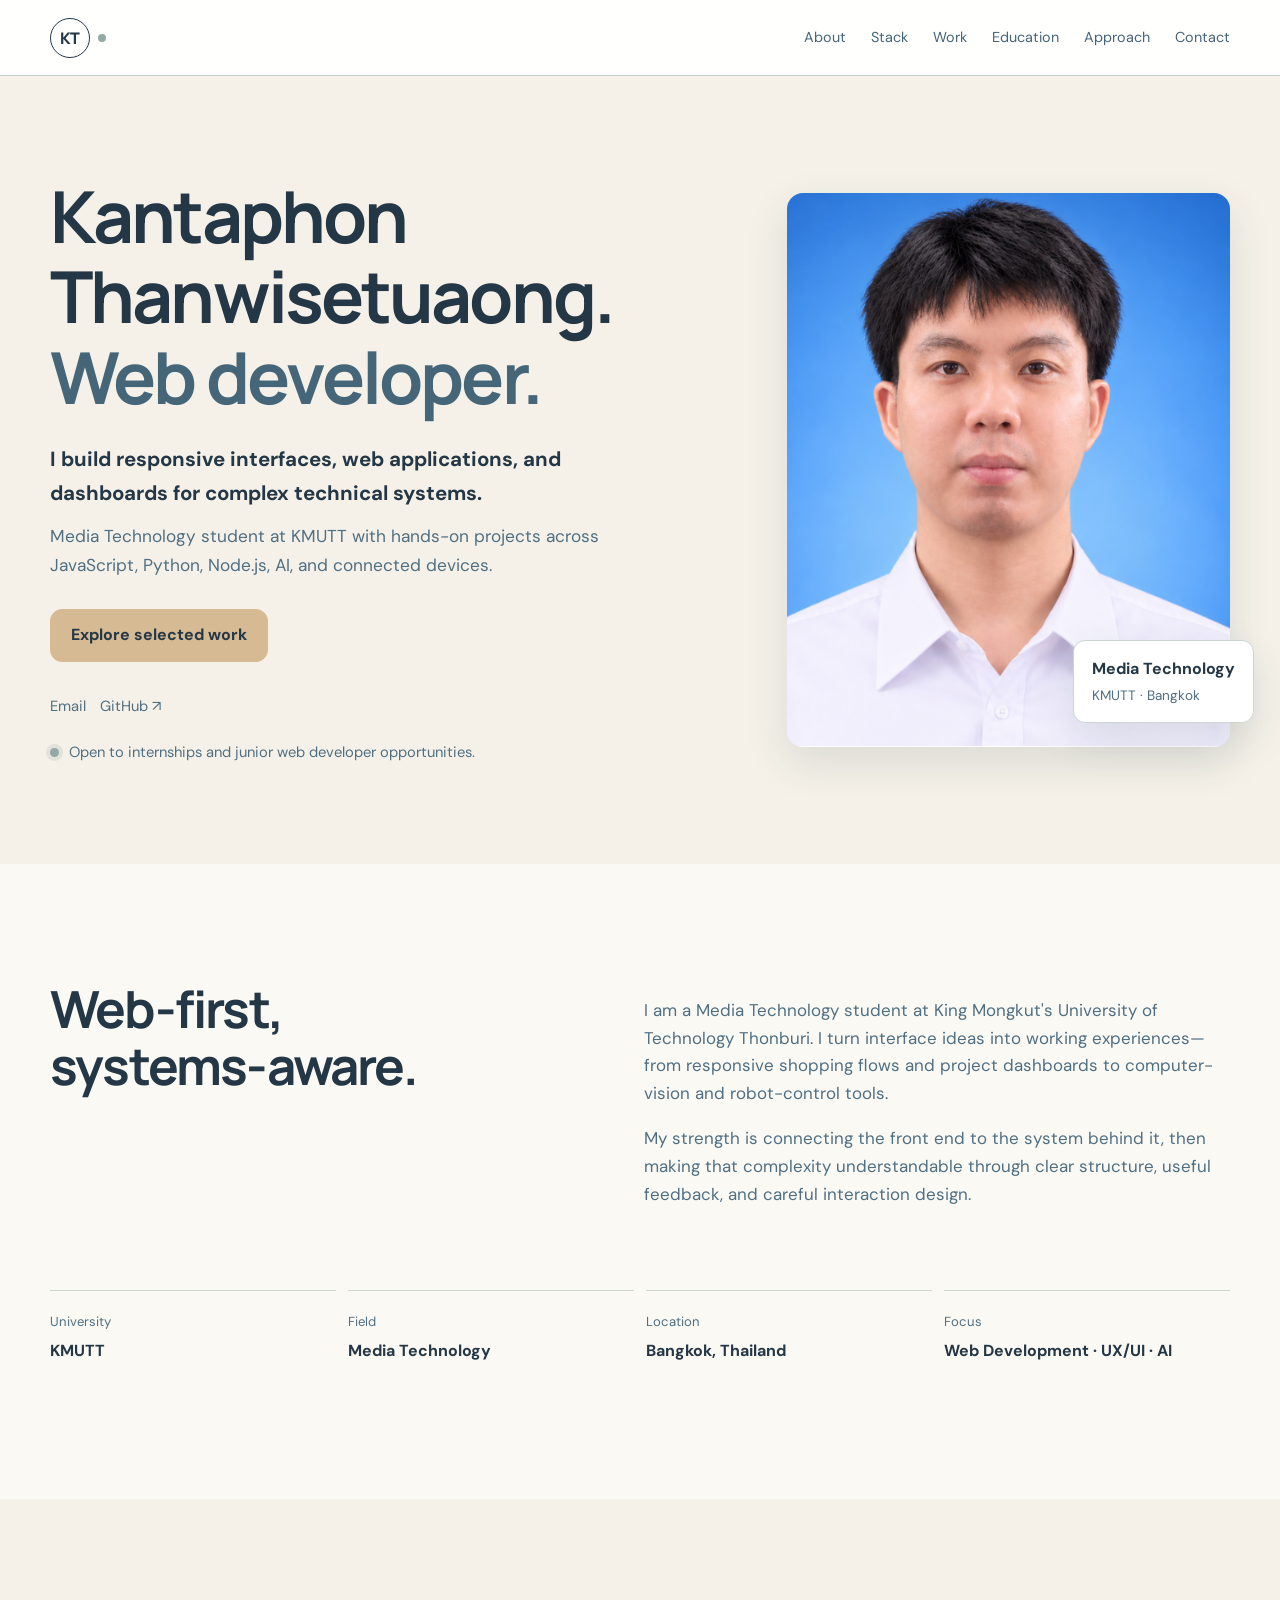
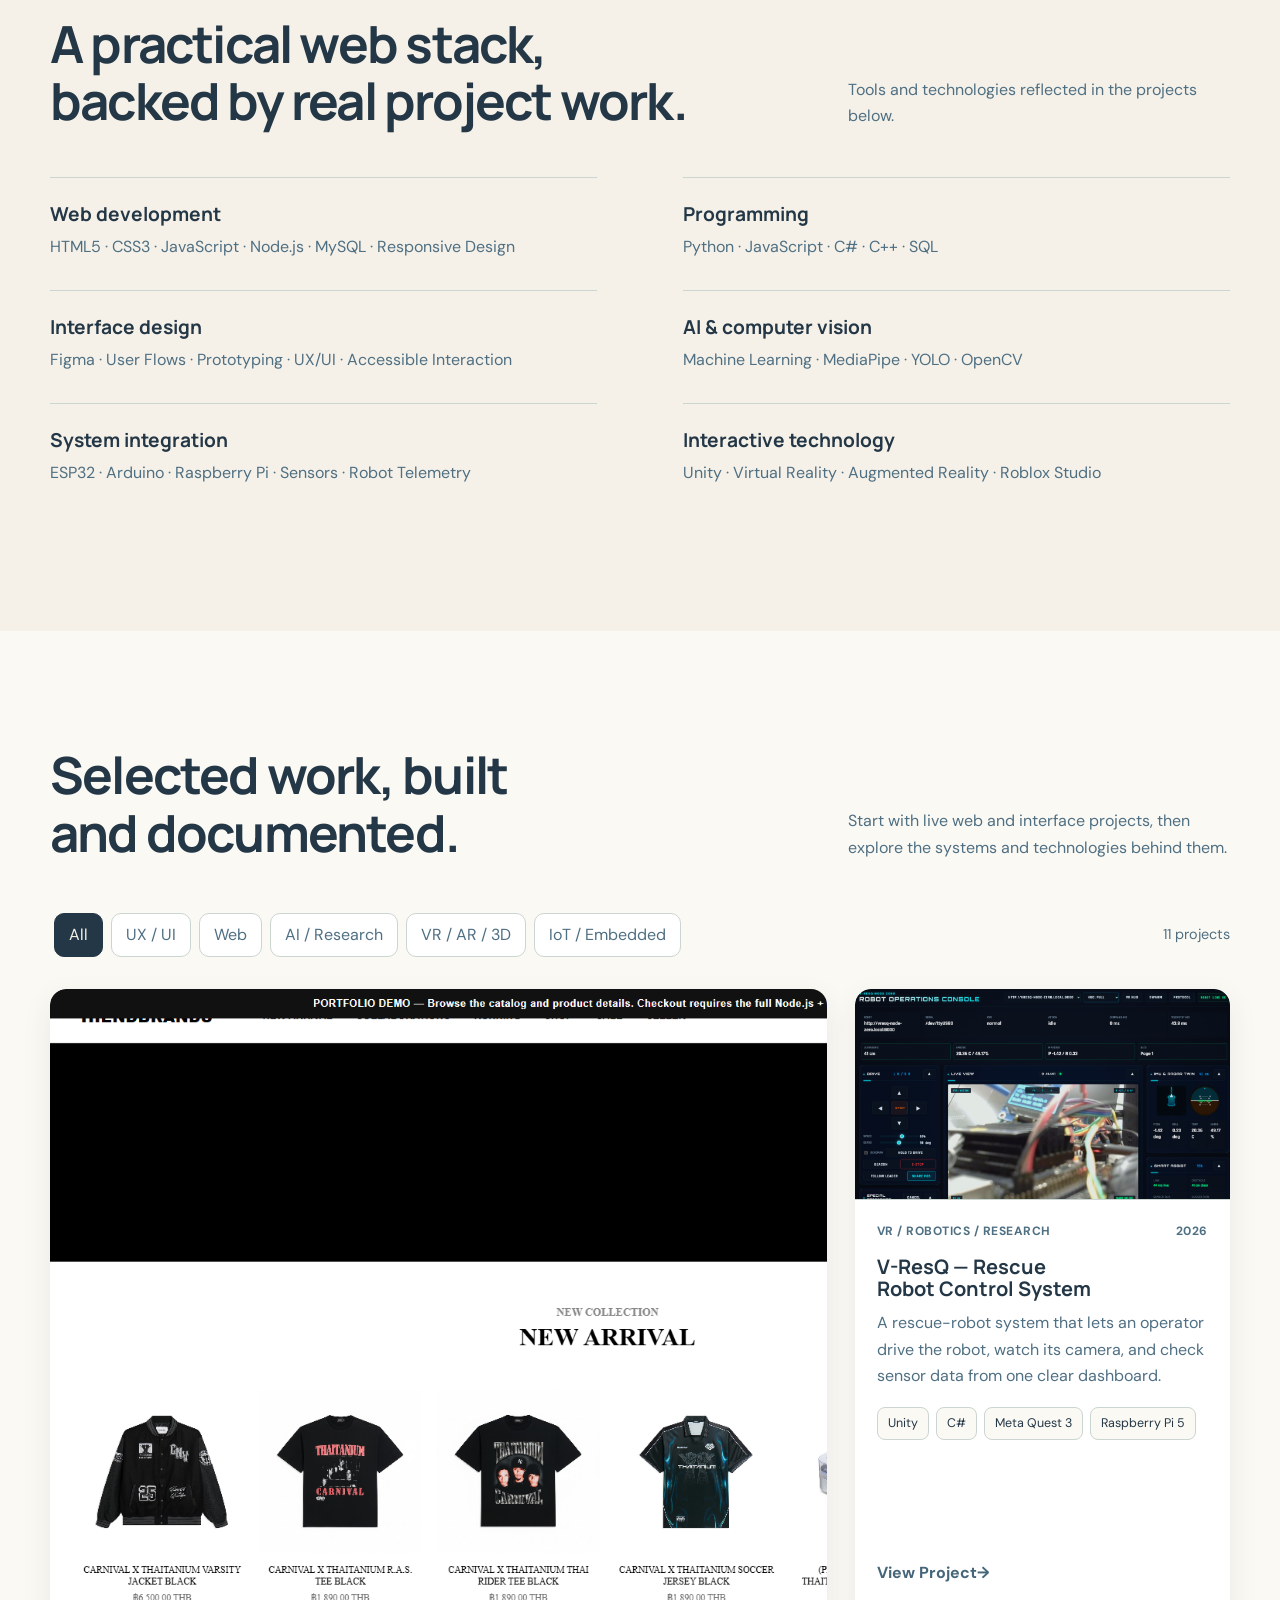
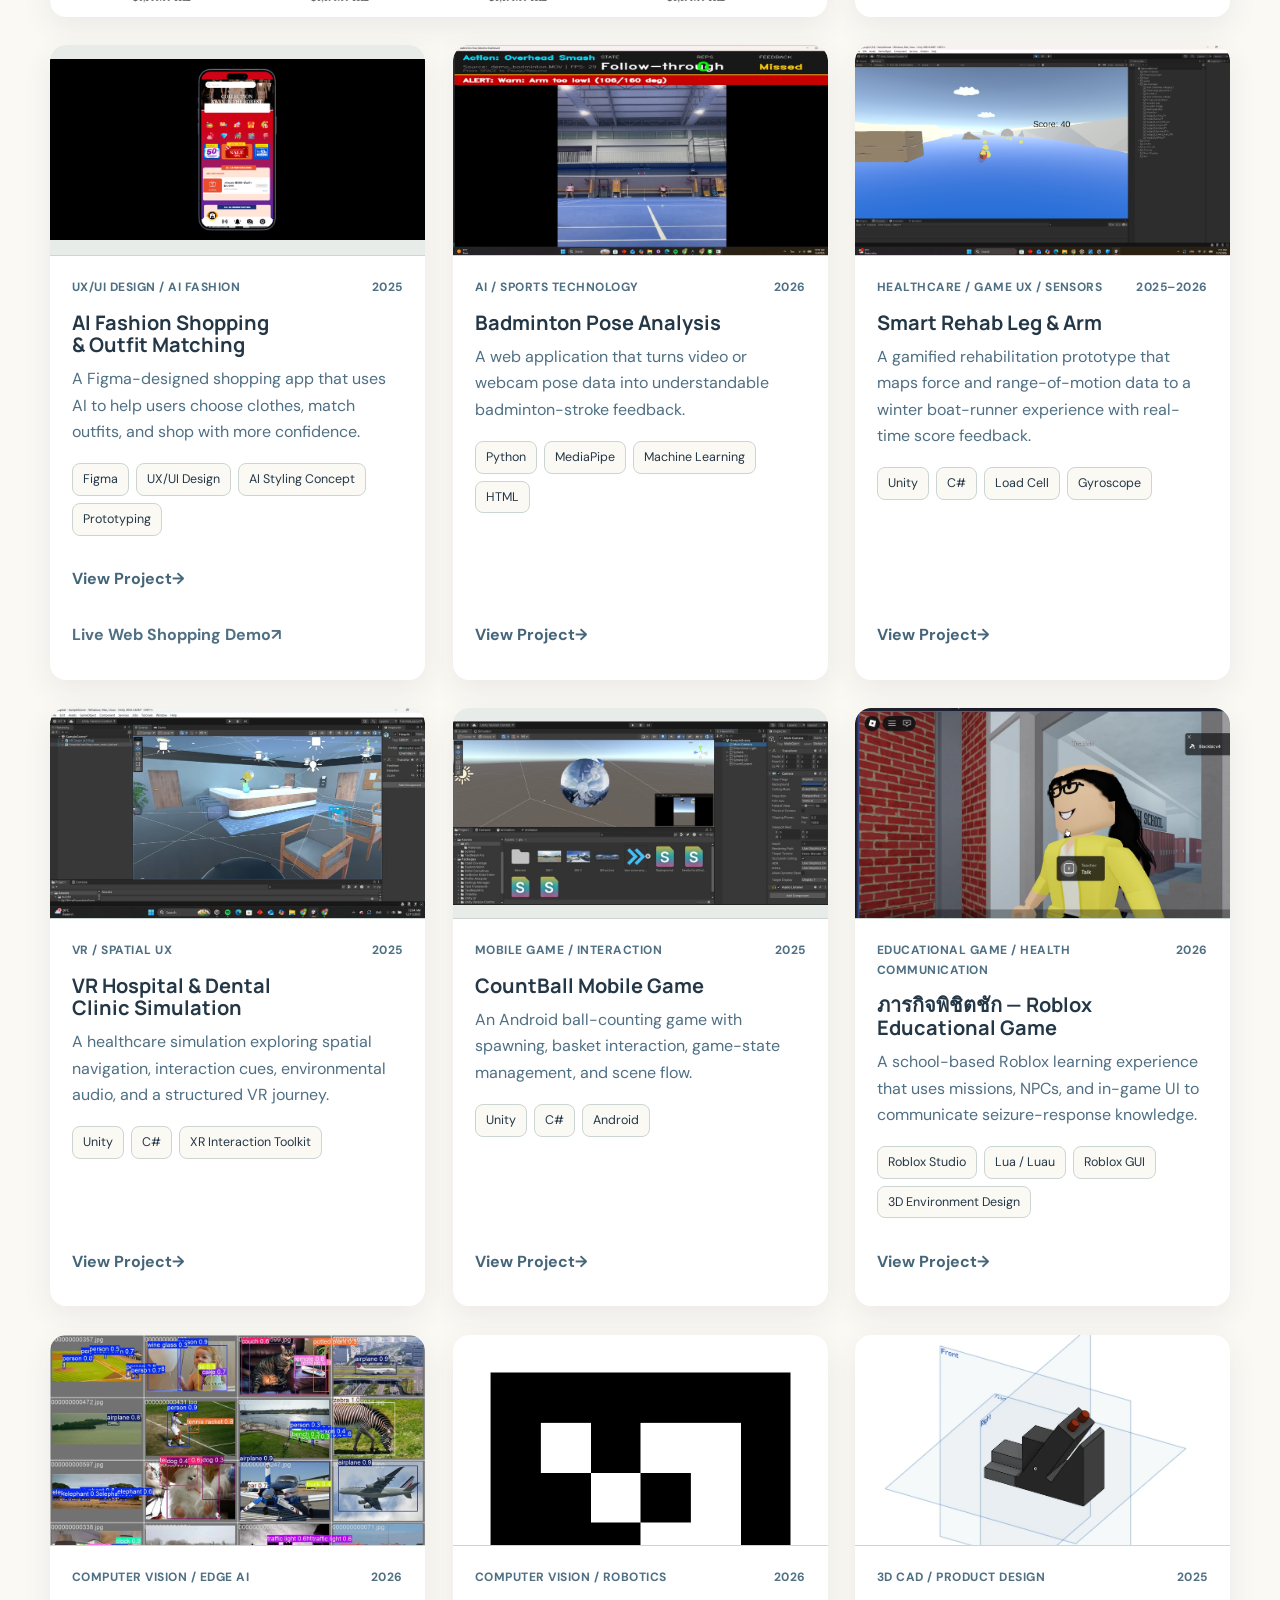
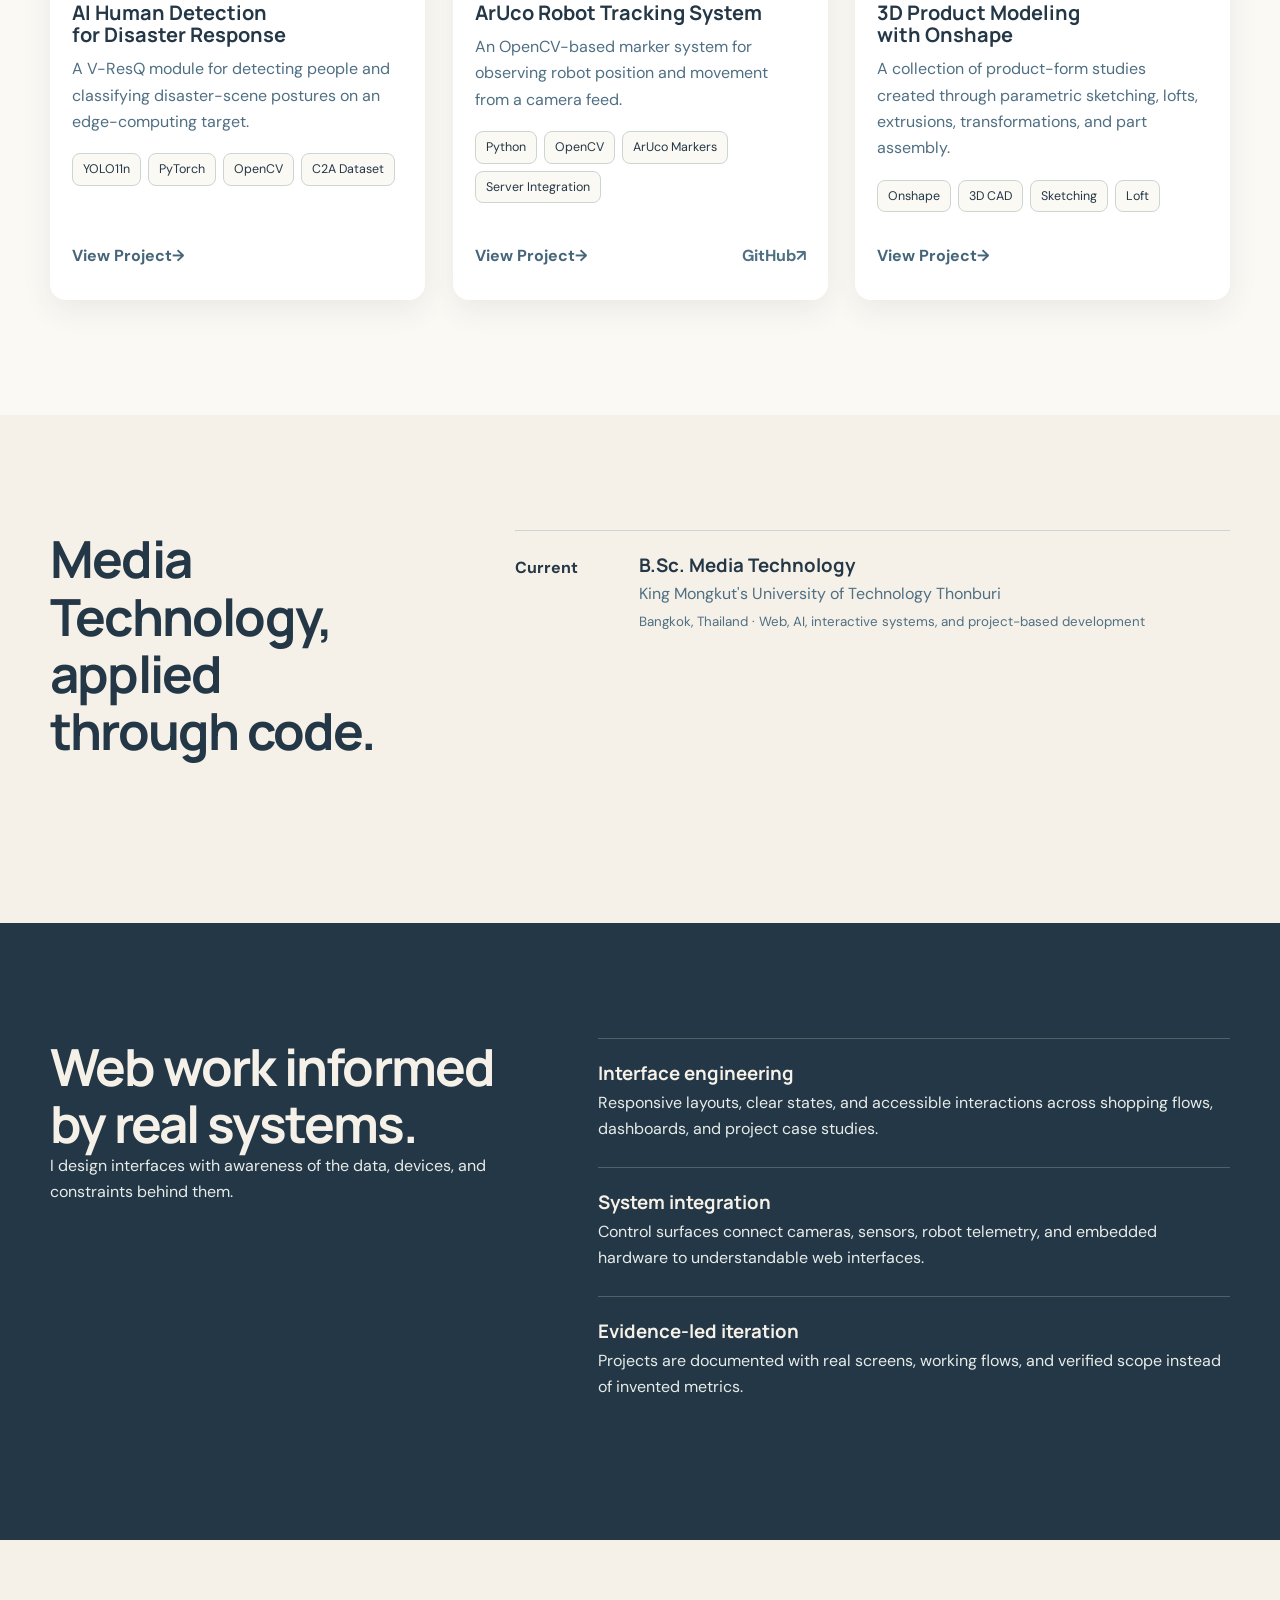
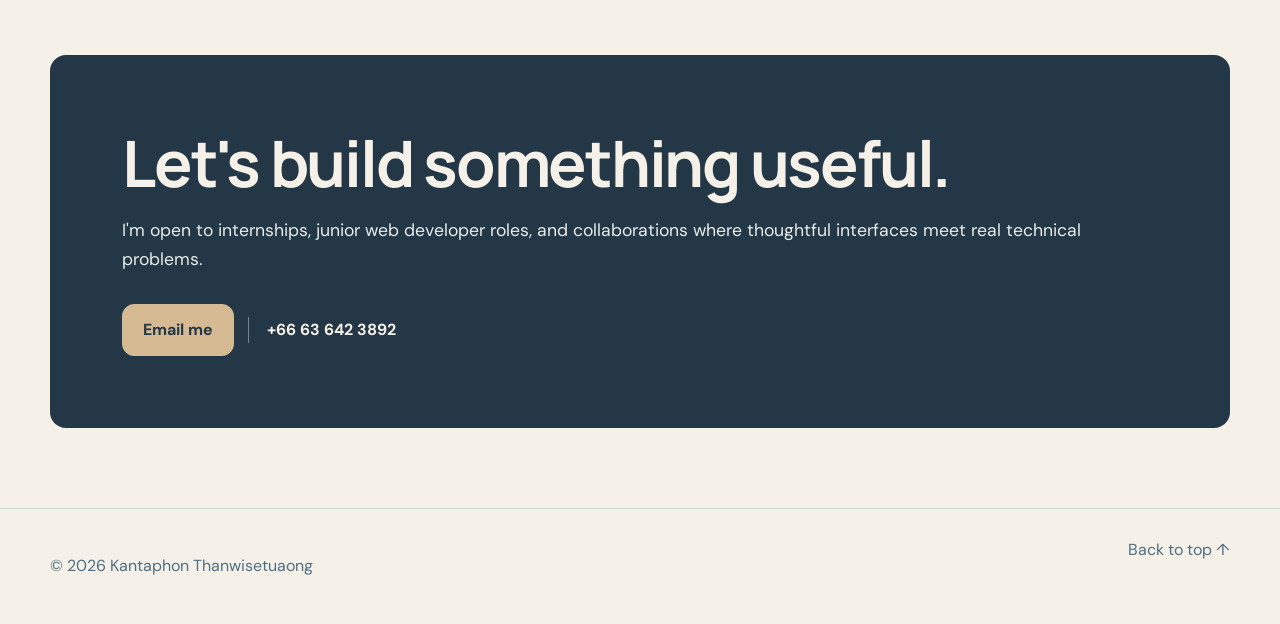
<file: index.html>
<!doctype html>
<html lang="en">
<head>
  <meta charset="utf-8">
  <meta name="viewport" content="width=device-width, initial-scale=1">
  <meta name="description" content="Web developer portfolio of Kantaphon Thanwisetuaong — responsive interfaces, web applications, dashboards, AI, and connected-system projects.">
  <meta name="theme-color" content="#f5f1e8">
  <meta property="og:title" content="Kantaphon Thanwisetuaong — Web Developer Portfolio">
  <meta property="og:description" content="Selected web interfaces, applications, dashboards, and technical projects built by Kantaphon Thanwisetuaong.">
  <meta property="og:type" content="website">
  <meta property="og:image" content="assets/images/profile-studio.png">
  <meta name="twitter:card" content="summary_large_image">
  <title>Kantaphon Thanwisetuaong — Web Developer Portfolio</title>
  <link rel="icon" href="assets/favicon.svg" type="image/svg+xml">
  <link rel="preconnect" href="https://fonts.googleapis.com">
  <link rel="preconnect" href="https://fonts.gstatic.com" crossorigin>
  <link href="https://fonts.googleapis.com/css2?family=DM+Sans:wght@400;500;600;700&family=Manrope:wght@500;600;700;800&display=swap" rel="stylesheet">
  <link rel="stylesheet" href="style.css">
  <script src="data/projects.js" defer></script>
  <script src="script.js" defer></script>
</head>
<body>
  <a class="skip-link" href="#main">Skip to content</a>
  <header class="site-header" id="top">
    <nav class="nav shell" aria-label="Primary navigation">
      <a class="brand" href="#home" aria-label="Kantaphon Thanwisetuaong home"><span>KT</span><i></i></a>
      <button class="nav-toggle" type="button" aria-expanded="false" aria-controls="nav-menu" aria-label="Open navigation menu"><span></span><span></span></button>
      <div class="nav-menu" id="nav-menu">
        <a href="#about">About</a><a href="#skills">Stack</a><a href="#projects">Work</a><a href="#experience">Education</a><a href="#research">Approach</a><a href="#contact">Contact</a>
      </div>
    </nav>
  </header>

  <main id="main">
    <section class="hero section" id="home">
      <div class="shell hero-grid">
        <div class="hero-copy reveal">
          <h1>Kantaphon Thanwisetuaong.<br><em>Web developer.</em></h1>
          <p class="hero-role">I build responsive interfaces, web applications, and dashboards for complex technical systems.</p>
          <p class="hero-intro">Media Technology student at KMUTT with hands-on projects across JavaScript, Python, Node.js, AI, and connected devices.</p>
          <div class="button-row"><a class="button" href="#projects">Explore selected work</a></div>
          <div class="social-row"><a href="mailto:kthanwisesvong06364@gmail.com">Email</a><a href="https://github.com/lnwtar" target="_blank" rel="noopener noreferrer">GitHub ↗</a></div>
          <p class="hero-status"><span aria-hidden="true"></span>Open to internships and junior web developer opportunities.</p>
        </div>
        <div class="portrait-wrap reveal" data-delay="1">
          <div class="portrait-frame"><img src="assets/images/profile-studio.png" alt="Professional portrait of Kantaphon Thanwisetuaong" width="589" height="653"></div>
          <div class="portrait-note"><strong>Media Technology</strong><span>KMUTT · Bangkok</span></div>
        </div>
      </div>
    </section>

    <section class="section section-tint" id="about">
      <div class="shell about-grid">
        <div class="section-heading reveal"><h2>Web-first, systems-aware.</h2></div>
        <div class="about-copy reveal"><p>I am a Media Technology student at King Mongkut's University of Technology Thonburi. I turn interface ideas into working experiences—from responsive shopping flows and project dashboards to computer-vision and robot-control tools.</p><p>My strength is connecting the front end to the system behind it, then making that complexity understandable through clear structure, useful feedback, and careful interaction design.</p></div>
        <dl class="facts reveal"><div><dt>University</dt><dd>KMUTT</dd></div><div><dt>Field</dt><dd>Media Technology</dd></div><div><dt>Location</dt><dd>Bangkok, Thailand</dd></div><div><dt>Focus</dt><dd>Web Development · UX/UI · AI</dd></div></dl>
      </div>
    </section>

    <section class="section" id="skills">
      <div class="shell"><div class="section-heading split reveal"><div><h2>A practical web stack, backed by real project work.</h2></div><p>Tools and technologies reflected in the projects below.</p></div>
        <div class="skills-grid">
          <article class="skill-card reveal"><h3>Web development</h3><p>HTML5 · CSS3 · JavaScript · Node.js · MySQL · Responsive Design</p></article>
          <article class="skill-card reveal"><h3>Programming</h3><p>Python · JavaScript · C# · C++ · SQL</p></article>
          <article class="skill-card reveal"><h3>Interface design</h3><p>Figma · User Flows · Prototyping · UX/UI · Accessible Interaction</p></article>
          <article class="skill-card reveal"><h3>AI & computer vision</h3><p>Machine Learning · MediaPipe · YOLO · OpenCV</p></article>
          <article class="skill-card reveal"><h3>System integration</h3><p>ESP32 · Arduino · Raspberry Pi · Sensors · Robot Telemetry</p></article>
          <article class="skill-card reveal"><h3>Interactive technology</h3><p>Unity · Virtual Reality · Augmented Reality · Roblox Studio</p></article>
        </div>
      </div>
    </section>

    <section class="section section-tint" id="projects">
      <div class="shell">
        <div class="section-heading split reveal"><div><h2>Selected work, built and documented.</h2></div><p>Start with live web and interface projects, then explore the systems and technologies behind them.</p></div>
        <div class="project-tools reveal"><div class="filters" role="group" aria-label="Filter projects"><button class="filter is-active" data-filter="all" aria-pressed="true">All</button><button class="filter" data-filter="uxui" aria-pressed="false">UX / UI</button><button class="filter" data-filter="web" aria-pressed="false">Web</button><button class="filter" data-filter="ai-research" aria-pressed="false">AI / Research</button><button class="filter" data-filter="vr-ar" aria-pressed="false">VR / AR / 3D</button><button class="filter" data-filter="iot-embedded" aria-pressed="false">IoT / Embedded</button></div><p class="project-count" id="project-count" aria-live="polite"></p></div>
        <div class="project-grid" id="project-grid" aria-live="polite"></div>
        <noscript><p class="noscript">JavaScript is disabled. Selected projects include V-ResQ, Badminton Pose Analysis, Smart Rehab, Fashion E-commerce, VR Hospital, ภารกิจพิชิตชัก, and Onshape Product Modeling.</p></noscript>
      </div>
    </section>

    <section class="section" id="experience">
      <div class="shell timeline-layout"><div class="section-heading reveal"><h2>Media Technology, applied through code.</h2></div><div class="timeline reveal"><article><span>Current</span><div><h3>B.Sc. Media Technology</h3><p>King Mongkut's University of Technology Thonburi</p><small>Bangkok, Thailand · Web, AI, interactive systems, and project-based development</small></div></article></div></div>
    </section>

    <section class="section research-section" id="research">
      <div class="shell research-grid"><div class="section-heading reveal"><h2>Web work informed by real systems.</h2><p>I design interfaces with awareness of the data, devices, and constraints behind them.</p></div><div class="research-cards"><article class="reveal"><h3>Interface engineering</h3><p>Responsive layouts, clear states, and accessible interactions across shopping flows, dashboards, and project case studies.</p></article><article class="reveal"><h3>System integration</h3><p>Control surfaces connect cameras, sensors, robot telemetry, and embedded hardware to understandable web interfaces.</p></article><article class="reveal"><h3>Evidence-led iteration</h3><p>Projects are documented with real screens, working flows, and verified scope instead of invented metrics.</p></article></div></div>
    </section>

    <section class="section contact-section" id="contact"><div class="shell contact-card reveal"><h2>Let's build something useful.</h2><p>I'm open to internships, junior web developer roles, and collaborations where thoughtful interfaces meet real technical problems.</p><div class="contact-actions"><a class="button button-light" href="mailto:kthanwisesvong06364@gmail.com">Email me</a><a class="contact-phone" href="tel:+66636423892">+66 63 642 3892</a></div></div></section>
  </main>
  <footer><div class="shell"><p>© <span id="year"></span> Kantaphon Thanwisetuaong</p><a href="#top">Back to top ↑</a></div></footer>
  <button class="back-top" type="button" aria-label="Back to top">↑</button>
</body>
</html>
</file>
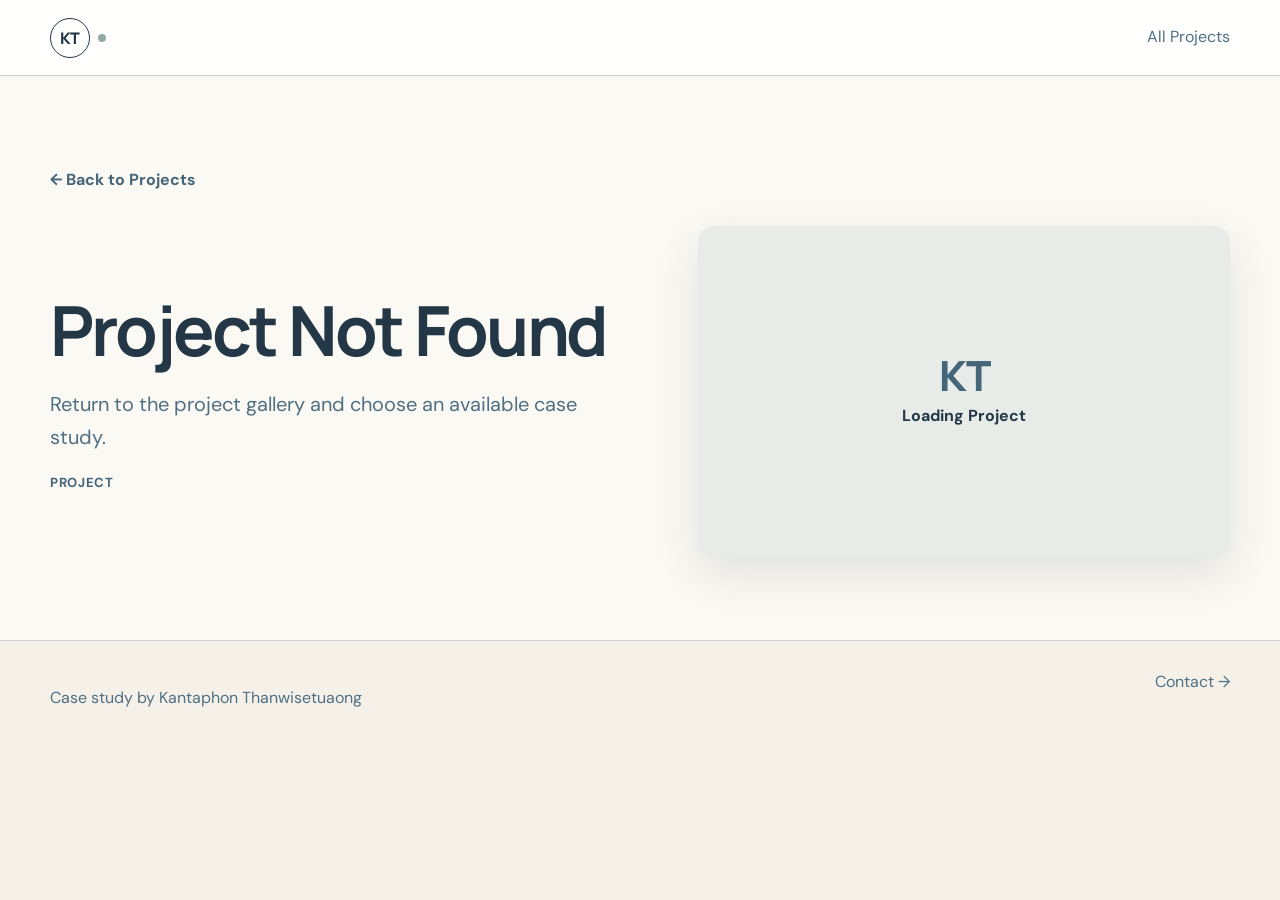
<file: projects/project.html>
<!doctype html>
<html lang="en">
<head>
  <meta charset="utf-8">
  <meta name="viewport" content="width=device-width, initial-scale=1">
  <meta name="description" content="Project case study by Kantaphon Thanwisetuaong.">
  <meta name="theme-color" content="#f5f1e8">
  <title>Project Case Study — Kantaphon Thanwisetuaong</title>
  <link rel="icon" href="../assets/favicon.svg" type="image/svg+xml">
  <link rel="preconnect" href="https://fonts.googleapis.com">
  <link rel="preconnect" href="https://fonts.gstatic.com" crossorigin>
  <link href="https://fonts.googleapis.com/css2?family=DM+Sans:wght@400;500;600;700&family=Manrope:wght@500;600;700;800&display=swap" rel="stylesheet">
  <link rel="stylesheet" href="../style.css">
  <script src="../data/projects.js" defer></script>
  <script src="project-detail.js" defer></script>
</head>
<body class="project-detail">
  <a class="skip-link" href="#detail-main">Skip to content</a>
  <header class="site-header">
    <nav class="nav shell" aria-label="Project navigation">
      <a class="brand" href="../index.html" aria-label="Kantaphon Thanwisetuaong home"><span>KT</span><i></i></a>
      <div class="detail-header-actions"><a href="../index.html#projects">All Projects</a></div>
    </nav>
  </header>

  <main id="detail-main">
    <section class="detail-hero" aria-labelledby="detail-title">
      <div class="shell">
        <a class="back-link" href="../index.html#projects">← Back to Projects</a>
        <div class="detail-grid">
          <div class="detail-intro">
            <h1 id="detail-title">Loading project…</h1>
            <p class="lead" id="detail-summary"></p>
            <p class="detail-category" id="detail-category">Project</p>
          </div>
          <div class="detail-image" id="detail-image" aria-live="polite"><div class="project-placeholder"><span>KT</span><strong>Loading Project</strong></div></div>
        </div>
      </div>
    </section>

    <div class="detail-content">
      <div class="shell detail-columns">
        <div class="detail-copy">
          <section aria-labelledby="overview-heading"><h2 id="overview-heading">Overview</h2><p id="detail-overview"></p></section>
          <section aria-labelledby="problem-heading"><h2 id="problem-heading">Problem</h2><p id="detail-problem"></p></section>
          <section aria-labelledby="objectives-heading"><h2 id="objectives-heading">Objectives</h2><ul id="detail-objectives" class="check-list"></ul></section>
          <section aria-labelledby="solution-heading"><h2 id="solution-heading">Solution</h2><p id="detail-solution"></p></section>
          <section aria-labelledby="contributions-heading"><h2 id="contributions-heading">My Contributions</h2><p id="detail-contributions"></p></section>
        </div>

        <aside class="detail-side" aria-label="Project facts">
          <h2>Project Details</h2>
          <dl><div><dt>Year</dt><dd id="detail-year"></dd></div><div><dt>Field</dt><dd id="detail-field"></dd></div></dl>
          <h3>Technology</h3>
          <div class="tags" id="detail-tech"></div>
          <div id="detail-links"></div>
        </aside>
      </div>

      <section class="project-gallery-section shell" id="gallery-section" aria-labelledby="gallery-heading">
        <div class="gallery-heading"><h2 id="gallery-heading">Project Gallery</h2><p id="gallery-status" aria-live="polite"></p></div>
        <div class="gallery-viewer" id="gallery-viewer" hidden>
          <div class="gallery-stage" id="gallery-stage">
            <button class="gallery-open" id="gallery-open" type="button" aria-label="Open current image in fullscreen">
              <img id="gallery-active" src="../assets/projects/v-resq/gallery-01-1600.webp" alt="Project gallery preview" width="1600" height="900" decoding="async">
            </button>
            <div class="gallery-controls" aria-label="Gallery controls">
              <button id="gallery-prev" type="button" aria-label="Previous image">← <span>Previous</span></button>
              <span id="gallery-counter" aria-live="polite">1 / 1</span>
              <button id="gallery-next" type="button" aria-label="Next image"><span>Next</span> →</button>
            </div>
          </div>
          <div class="gallery-thumbs" id="gallery-thumbs" aria-label="Choose gallery image"></div>
          <p class="gallery-caption" id="gallery-caption"></p>
        </div>
        <div class="missing-media" id="missing-media" hidden><h3>More Project Images Needed</h3><p>These are intentionally shown as requests, not invented visuals.</p><ul id="missing-media-list"></ul></div>
      </section>

      <div class="shell detail-lower">
        <section aria-labelledby="process-heading"><h2 id="process-heading">Development Process</h2><ol id="detail-process" class="process-list"></ol></section>
        <section aria-labelledby="results-heading"><h2 id="results-heading">Results & Learnings</h2><h3>Outcome</h3><p id="detail-outcome"></p><h3>Lessons Learned</h3><p id="detail-lessons"></p></section>
      </div>

      <nav class="shell project-pager" aria-label="Project navigation"><a id="previous-project" href="#"><small>Previous Project</small><strong></strong></a><a class="pager-all" href="../index.html#projects">All Projects</a><a id="next-project" href="#"><small>Next Project</small><strong></strong></a></nav>
    </div>
  </main>

  <dialog class="lightbox" id="lightbox" aria-labelledby="lightbox-caption">
    <div class="lightbox-inner">
      <button class="lightbox-close" id="lightbox-close" type="button" aria-label="Close fullscreen image">×</button>
      <button class="lightbox-arrow lightbox-prev" id="lightbox-prev" type="button" aria-label="Previous image">←</button>
      <figure id="lightbox-stage"><img id="lightbox-image" src="../assets/projects/v-resq/gallery-01-1600.webp" alt="Project gallery preview" width="1600" height="900"><figcaption id="lightbox-caption"></figcaption></figure>
      <button class="lightbox-arrow lightbox-next" id="lightbox-next" type="button" aria-label="Next image">→</button>
    </div>
  </dialog>

  <footer><div class="shell"><p>Case study by Kantaphon Thanwisetuaong</p><a href="../index.html#contact">Contact →</a></div></footer>
</body>
</html>
</file>
<file: style.css>
:root {
  --primary: #243746;
  --secondary: #456579;
  --detail: #93a9a3;
  --background: #f5f1e8;
  --cta: #d6ba93;
  --cta-hover: #c7a777;
  --card: #ffffff;
  --bg: var(--background);
  --surface: #fbf9f4;
  --surface-strong: #e7ece9;
  --ink: var(--primary);
  --muted: #4f6f83;
  --accent: var(--secondary);
  --accent-dark: var(--primary);
  --line: #cbd5d1;
  --focus: var(--secondary);
  --on-dark: var(--background);
  --radius: 16px;
  --radius-small: 12px;
  --shadow: 0 16px 44px rgba(36, 55, 70, 0.12);
  --shadow-lift: 0 22px 60px rgba(36, 55, 70, 0.17);
  --header: 76px;
}

* { box-sizing: border-box; }
html { scroll-behavior: smooth; scroll-padding-top: calc(var(--header) + 20px); scrollbar-color: var(--secondary) var(--surface); }
body {
  margin: 0;
  background: var(--bg);
  color: var(--ink);
  font: 400 1rem/1.65 "DM Sans", system-ui, sans-serif;
  -webkit-font-smoothing: antialiased;
  text-rendering: optimizeLegibility;
}
::selection { background: var(--cta); color: var(--primary); }
::-webkit-scrollbar { width: 12px; height: 12px; }
::-webkit-scrollbar-track { background: var(--surface); }
::-webkit-scrollbar-thumb { border: 3px solid var(--surface); border-radius: 999px; background: var(--secondary); }
img { display: block; max-width: 100%; }
a { color: inherit; text-decoration: none; }
button { font: inherit; }
button, a { touch-action: manipulation; -webkit-tap-highlight-color: rgba(84, 117, 138, 0.18); }
h1, h2, h3, p { overflow-wrap: anywhere; }
h1, h2, h3 { font-family: Manrope, system-ui, sans-serif; line-height: 1.12; text-wrap: balance; }
h1, h2, h3, section[id] { scroll-margin-top: calc(var(--header) + 24px); }

.shell { width: min(1180px, calc(100% - clamp(28px, 5vw, 72px))); margin-inline: auto; }
.section { padding-block: clamp(72px, 9vw, 118px); }
.section-tint { background: var(--surface); }
.skip-link {
  position: fixed;
  left: 16px;
  top: -80px;
  z-index: 200;
  background: var(--ink);
  color: var(--on-dark);
  padding: 10px 14px;
  border-radius: 8px;
}
.skip-link:focus { top: 12px; }

.site-header {
  height: var(--header);
  position: sticky;
  top: 0;
  z-index: 50;
  background: rgba(255, 255, 255, 0.94);
  border-bottom: 1px solid rgba(147, 169, 163, 0.55);
  backdrop-filter: blur(16px);
}
.nav { height: 100%; display: flex; align-items: center; justify-content: space-between; gap: 24px; }
.brand { display: flex; align-items: center; gap: 8px; font: 800 1rem/1 Manrope, sans-serif; letter-spacing: -0.02em; }
.brand span { display: grid; place-items: center; width: 40px; height: 40px; border: 1px solid var(--ink); border-radius: 50%; }
.brand i { width: 8px; height: 8px; border-radius: 50%; background: var(--detail); }
.nav-menu { display: flex; align-items: center; gap: clamp(14px, 2vw, 25px); }
.nav-menu > a:not(.button) { padding-block: 8px; color: var(--secondary); font-size: 0.9rem; transition: color 180ms ease, box-shadow 180ms ease; }
.nav-menu > a:hover, .nav-menu > a.is-active { color: var(--primary); }
.nav-menu > a.is-active { box-shadow: inset 0 -2px var(--cta); font-weight: 700; }
.nav-toggle { display: none; border: 0; background: transparent; padding: 10px; min-width: 44px; min-height: 44px; cursor: pointer; }
.nav-toggle span { display: block; width: 24px; height: 2px; margin: 5px auto; background: var(--ink); transition: transform 180ms ease; }
.detail-header-actions { display: flex; align-items: center; gap: 18px; color: var(--muted); }

.button {
  display: inline-flex;
  align-items: center;
  justify-content: center;
  min-height: 48px;
  padding: 12px 20px;
  border: 1px solid var(--cta);
  border-radius: 12px;
  background: var(--cta);
  color: var(--primary);
  font-weight: 700;
  transition: background-color 180ms ease, border-color 180ms ease, color 180ms ease, transform 180ms ease;
}
.button:hover { background: var(--cta-hover); border-color: var(--cta-hover); transform: translateY(-1px); }
.button:active { transform: translateY(0); }
.button-small { min-height: 42px; padding: 9px 15px; font-size: 0.9rem; }
.button-ghost { background: transparent; color: var(--primary); border-color: var(--primary); }
.button-ghost:hover { background: var(--primary); border-color: var(--primary); color: var(--on-dark); }
.button-light { background: var(--cta); color: var(--primary); border-color: var(--cta); }
.button-light:hover { background: var(--cta-hover); color: var(--primary); border-color: var(--cta-hover); }

.hero { padding-block: clamp(52px, 8vw, 100px); }
.hero-grid { display: grid; grid-template-columns: minmax(0, 1.18fr) minmax(300px, 0.82fr); align-items: center; gap: clamp(44px, 8vw, 100px); }
.hero-copy h1 { max-width: 14ch; margin: 0 0 26px; overflow-wrap: normal; font-size: clamp(2.8rem, 5.6vw, 5.2rem); letter-spacing: -0.04em; }
.hero-copy h1 em { color: var(--accent); font-style: normal; }
.hero-role { max-width: 630px; margin: 0 0 12px; font-size: clamp(1.08rem, 1.6vw, 1.28rem); font-weight: 700; }
.hero-intro { max-width: 620px; margin: 0; color: var(--muted); font-size: clamp(1rem, 1.35vw, 1.12rem); }
.button-row, .social-row, .contact-actions { display: flex; flex-wrap: wrap; align-items: center; gap: 14px; }
.button-row { margin-top: 30px; }
.social-row { margin-top: 32px; color: var(--muted); font-size: 0.92rem; }
.social-row a:hover { color: var(--accent); }
.hero-status { display: flex; align-items: center; gap: 10px; max-width: 560px; margin: 22px 0 0; color: var(--muted); font-size: 0.92rem; }
.hero-status span { flex: 0 0 auto; width: 9px; height: 9px; border-radius: 50%; background: var(--detail); box-shadow: 0 0 0 4px rgba(147, 169, 163, 0.2); }
.portrait-wrap { position: relative; }
.portrait-frame { aspect-ratio: 4 / 5; overflow: hidden; border-radius: var(--radius); background: var(--surface-strong); box-shadow: var(--shadow); }
.portrait-frame img { width: 100%; height: 100%; object-fit: cover; object-position: center top; }
.portrait-note { position: absolute; right: -24px; bottom: 24px; display: grid; gap: 2px; padding: 15px 18px; background: var(--card); border: 1px solid var(--line); border-radius: 12px; box-shadow: var(--shadow); }
.portrait-note span { color: var(--muted); font-size: 0.85rem; }

.section-heading { max-width: 760px; margin-bottom: 48px; }
.section-heading.split { max-width: none; display: grid; grid-template-columns: minmax(0, 1fr) minmax(240px, 0.52fr); align-items: end; gap: 64px; }
.section-heading h2 { margin: 0; font-size: clamp(2rem, 4vw, 3.6rem); letter-spacing: -0.035em; }
.section-heading > p:last-child, .section-heading.split > p { margin: 0; color: var(--muted); }
.about-grid { display: grid; grid-template-columns: 0.95fr 1.05fr; gap: 64px; }
.about-copy { color: var(--muted); font-size: 1.06rem; }
.facts { grid-column: 1 / -1; display: grid; grid-template-columns: repeat(4, minmax(0, 1fr)); gap: 12px; margin: 0; }
.facts div { padding: 20px 0; border-top: 1px solid var(--line); }
.facts dt { color: var(--muted); font-size: 0.82rem; }
.facts dd { margin: 5px 0 0; font-weight: 700; }

.skills-grid { display: grid; grid-template-columns: repeat(2, minmax(0, 1fr)); column-gap: clamp(36px, 7vw, 86px); }
.skill-card { min-width: 0; padding: 26px 0 30px; border-top: 1px solid var(--line); }
.skill-card h3 { margin: 0 0 8px; font-size: 1.2rem; }
.skill-card p { margin: 0; color: var(--muted); }

.project-tools { display: flex; align-items: center; justify-content: space-between; gap: 18px; margin-bottom: 28px; }
.filters { display: flex; gap: 8px; max-width: 100%; padding: 4px; overflow-x: auto; scrollbar-width: thin; }
.filter {
  flex: 0 0 auto;
  min-height: 42px;
  padding: 8px 14px;
  border: 1px solid var(--line);
  border-radius: 10px;
  background: var(--card);
  color: var(--muted);
  cursor: pointer;
  transition: background-color 180ms ease, color 180ms ease, border-color 180ms ease;
}
.filter:hover { border-color: var(--detail); color: var(--ink); }
.filter.is-active { background: var(--primary); border-color: var(--primary); color: var(--on-dark); }
.project-count { flex: 0 0 auto; margin: 0; color: var(--muted); font-size: 0.9rem; font-variant-numeric: tabular-nums; }
.project-grid { display: grid; grid-template-columns: repeat(auto-fit, minmax(min(100%, 330px), 1fr)); gap: clamp(18px, 2.2vw, 28px); align-items: stretch; }
.project-card { container-type: inline-size; min-width: 0; display: flex; overflow: hidden; flex-direction: column; border-radius: var(--radius); background: var(--card); box-shadow: 0 10px 30px rgba(36, 55, 70, 0.08); transition: transform 220ms cubic-bezier(0.16, 1, 0.3, 1), box-shadow 220ms ease; }
.project-card:hover { transform: translateY(-4px); box-shadow: var(--shadow-lift); }
.project-visual { position: relative; display: grid; place-items: center; aspect-ratio: 16 / 9; overflow: hidden; border-bottom: 1px solid var(--line); border-radius: calc(var(--radius) - 1px) calc(var(--radius) - 1px) 0 0; background: var(--surface-strong); }
.project-visual img { width: 100%; height: 100%; object-fit: contain; background: var(--surface-strong); transition: transform 260ms ease; }
.project-card:hover .project-visual img { transform: scale(1.015); }
.project-placeholder { width: 100%; height: 100%; min-height: 180px; display: grid; place-items: center; align-content: center; gap: 6px; padding: 24px; text-align: center; background: var(--surface-strong); color: var(--muted); }
.project-placeholder > span { color: var(--accent); font: 800 clamp(1.5rem, 4vw, 2.6rem)/1 Manrope, sans-serif; letter-spacing: -0.04em; }
.project-placeholder strong { color: var(--ink); }
.project-placeholder small { max-width: 32ch; }
.project-body { min-width: 0; display: flex; flex: 1; flex-direction: column; padding: 22px; }
.project-meta { display: flex; justify-content: space-between; gap: 12px; color: var(--muted); font-size: 0.75rem; font-weight: 700; letter-spacing: 0.04em; text-transform: uppercase; }
.project-body h3 { margin: 14px 0 10px; font-size: clamp(1.25rem, 3cqi, 1.55rem); }
.project-body h3 a:hover { color: var(--accent); }
.project-body > p { margin: 0 0 18px; color: var(--muted); }
.tags { display: flex; flex-wrap: wrap; gap: 7px; }
.tag { display: inline-flex; align-items: center; min-height: 30px; padding: 5px 10px; border: 1px solid var(--line); border-radius: 8px; background: var(--surface); color: var(--primary); font-size: 0.78rem; }
.project-actions { display: flex; flex-wrap: wrap; align-items: center; justify-content: space-between; gap: 12px; margin-top: auto; padding-top: 22px; }
.project-link, .github-link { display: inline-flex; align-items: center; min-height: 44px; font-weight: 700; }
.project-link { color: var(--accent); }
.github-link { color: var(--muted); }
.project-link:hover, .github-link:hover { color: var(--accent-dark); }
.load-error, .noscript { grid-column: 1 / -1; padding: 24px; border: 1px solid var(--line); border-radius: var(--radius-small); background: var(--card); color: var(--muted); }

.timeline-layout { display: grid; grid-template-columns: 0.7fr 1.3fr; gap: 80px; }
.timeline article { display: grid; grid-template-columns: 100px 1fr; gap: 24px; padding: 24px 0; border-top: 1px solid var(--line); }
.timeline article > span { color: var(--primary); font-weight: 700; }
.timeline h3 { margin: 0 0 5px; }
.timeline p, .timeline small { margin: 0; color: var(--muted); }
.research-section { background: var(--primary); color: var(--on-dark); }
.research-grid { display: grid; grid-template-columns: 0.85fr 1.15fr; gap: 80px; }
.research-grid .section-heading > p:last-child { color: var(--surface-strong); }
.research-cards { display: grid; }
.research-cards article { padding: 24px 0; border-top: 1px solid rgba(245, 241, 232, 0.22); }
.research-cards h3 { margin: 0 0 6px; }
.research-cards p { margin: 0; color: var(--surface-strong); }
.contact-section { padding-bottom: 80px; }
.contact-card { padding: clamp(36px, 7vw, 72px); border-radius: var(--radius); background: var(--primary); color: var(--on-dark); }
.contact-card h2 { margin: 0 0 12px; font-size: clamp(2.4rem, 5vw, 4.5rem); letter-spacing: -0.035em; }
.contact-card > p { color: var(--surface-strong); font-size: 1.1rem; }
.contact-actions { margin-top: 30px; }
.contact-actions > a:not(.button) { font-weight: 700; }
.contact-phone { padding-left: 18px; border-left: 1px solid rgba(245, 241, 232, 0.42); }
footer { padding: 28px 0; border-top: 1px solid var(--line); color: var(--muted); }
footer .shell { display: flex; justify-content: space-between; gap: 20px; }
.back-top { position: fixed; right: max(20px, env(safe-area-inset-right)); bottom: max(20px, env(safe-area-inset-bottom)); width: 48px; height: 48px; border: 1px solid var(--line); border-radius: 50%; background: var(--card); color: var(--primary); box-shadow: var(--shadow); cursor: pointer; opacity: 0; pointer-events: none; transition: opacity 180ms ease, transform 180ms ease; }
.back-top.is-visible { opacity: 1; pointer-events: auto; }
.back-top:hover { transform: translateY(-2px); }

@keyframes hero-enter {
  from { opacity: 0.001; transform: translateY(18px); filter: blur(6px); }
  to { opacity: 1; transform: translateY(0); filter: blur(0); }
}

@media (prefers-reduced-motion: no-preference) {
  .hero-copy { animation: hero-enter 700ms cubic-bezier(0.16, 1, 0.3, 1) both; }
  .portrait-wrap { animation: hero-enter 760ms 90ms cubic-bezier(0.16, 1, 0.3, 1) both; }
}

/* Project detail */
.project-detail { min-height: 100vh; }
.detail-hero { padding-block: clamp(42px, 7vw, 82px); background: var(--surface); }
.back-link { display: inline-flex; align-items: center; min-height: 44px; margin-bottom: 24px; color: var(--accent); font-weight: 700; }
.detail-grid { display: grid; grid-template-columns: minmax(0, 1.04fr) minmax(360px, 0.96fr); gap: clamp(34px, 6vw, 72px); align-items: center; }
.detail-grid h1 { margin: 0 0 20px; font-size: clamp(2.4rem, 5.4vw, 5rem); letter-spacing: -0.04em; }
.detail-grid .lead { max-width: 680px; margin: 0; color: var(--muted); font-size: clamp(1.05rem, 1.7vw, 1.25rem); }
.detail-category { margin: 18px 0 0; color: var(--secondary); font-size: 0.82rem; font-weight: 700; letter-spacing: 0.05em; text-transform: uppercase; }
.detail-image { display: grid; place-items: center; aspect-ratio: 16 / 10; overflow: hidden; border-radius: var(--radius); background: var(--surface-strong); box-shadow: var(--shadow); }
.detail-image > img { width: 100%; height: 100%; object-fit: contain; }
.detail-content { padding-block: clamp(64px, 8vw, 100px); }
.detail-columns { display: grid; grid-template-columns: minmax(0, 1.38fr) minmax(260px, 0.62fr); gap: clamp(44px, 7vw, 86px); }
.detail-copy section { margin-bottom: 48px; }
.detail-copy h2, .project-gallery-section h2, .detail-lower h2 { margin: 0 0 18px; font-size: clamp(1.7rem, 3vw, 2.45rem); letter-spacing: -0.035em; }
.detail-copy p, .detail-copy li, .detail-lower p, .detail-lower li { color: var(--muted); }
.check-list { display: grid; gap: 12px; padding: 0; list-style: none; }
.check-list li { position: relative; padding-left: 30px; }
.check-list li::before { content: "✓"; position: absolute; left: 0; top: 0; color: var(--accent); font-weight: 800; }
.detail-side { align-self: start; position: sticky; top: calc(var(--header) + 24px); padding: 24px; border: 1px solid var(--line); border-radius: var(--radius); background: var(--card); }
.detail-side > h2 { margin: 0 0 22px; font-size: 1.25rem; }
.detail-side h3 { margin: 26px 0 12px; font-size: 0.95rem; }
.detail-side dl { margin: 0; }
.detail-side dl div { display: grid; grid-template-columns: 80px 1fr; gap: 16px; padding: 12px 0; border-top: 1px solid var(--line); }
.detail-side dt { color: var(--muted); font-size: 0.85rem; }
.detail-side dd { margin: 0; font-weight: 700; }
.detail-github { display: inline-flex; align-items: center; min-height: 44px; color: var(--accent); font-weight: 700; }

.project-gallery-section { margin-top: clamp(64px, 9vw, 110px); }
.gallery-heading { display: flex; align-items: end; justify-content: space-between; gap: 24px; margin-bottom: 26px; }
.gallery-heading h2 { margin-bottom: 0; }
.gallery-heading > p { margin: 0; color: var(--muted); font-variant-numeric: tabular-nums; }
.gallery-viewer { min-width: 0; }
.gallery-stage { position: relative; border: 1px solid var(--line); border-radius: var(--radius); background: var(--surface-strong); }
.gallery-open { display: grid; place-items: center; width: 100%; aspect-ratio: 16 / 9; padding: 0; overflow: hidden; border: 0; border-radius: 15px 15px 0 0; background: var(--surface-strong); cursor: zoom-in; }
.gallery-open img { width: 100%; height: 100%; object-fit: contain; user-select: none; }
.gallery-open.is-portrait { height: clamp(420px, 70vh, 760px); aspect-ratio: auto; background: #0c1117; }
.gallery-open.is-portrait img { width: auto; max-width: 92%; height: auto; max-height: 92%; }
.gallery-controls { display: grid; grid-template-columns: minmax(0, 1fr) auto minmax(0, 1fr); align-items: center; gap: 16px; padding: 12px; border-top: 1px solid var(--line); background: var(--card); border-radius: 0 0 15px 15px; }
.gallery-controls button { min-height: 44px; padding: 8px 12px; border: 0; border-radius: 9px; background: transparent; color: var(--accent); font-weight: 700; cursor: pointer; }
.gallery-controls button:first-child { justify-self: start; }
.gallery-controls button:last-child { justify-self: end; }
.gallery-controls button:hover { background: var(--surface); }
.gallery-controls span { font-variant-numeric: tabular-nums; }
.gallery-thumbs { display: grid; grid-auto-flow: column; grid-auto-columns: minmax(104px, 15%); gap: 10px; max-width: 100%; margin-top: 12px; padding: 3px 3px 10px; overflow-x: auto; overscroll-behavior-inline: contain; scrollbar-width: thin; }
.gallery-thumb { aspect-ratio: 16 / 9; padding: 0; overflow: hidden; border: 2px solid transparent; border-radius: 10px; background: var(--surface-strong); cursor: pointer; opacity: 0.72; transition: opacity 160ms ease, border-color 160ms ease, transform 160ms ease; }
.gallery-thumb img { width: 100%; height: 100%; object-fit: cover; }
.gallery-thumb:hover, .gallery-thumb.is-current { opacity: 1; }
.gallery-thumb.is-current { border-color: var(--accent); transform: translateY(-2px); }
.gallery-caption { min-height: 1.7em; margin: 10px 0 0; color: var(--muted); text-wrap: pretty; }
.missing-media { margin-top: 26px; padding: clamp(22px, 4vw, 34px); border: 1px dashed var(--detail); border-radius: var(--radius); background: var(--surface); }
.missing-media h3 { margin: 0 0 8px; }
.missing-media p { margin: 0; color: var(--muted); }
.missing-media ul { margin: 14px 0 0; padding-left: 20px; color: var(--muted); }

.detail-lower { display: grid; grid-template-columns: repeat(2, minmax(0, 1fr)); gap: clamp(40px, 7vw, 90px); margin-top: clamp(68px, 9vw, 112px); padding-top: clamp(52px, 7vw, 80px); border-top: 1px solid var(--line); }
.process-list { display: grid; gap: 16px; padding: 0; list-style: none; counter-reset: process; }
.process-list li { position: relative; padding: 18px 18px 18px 68px; border: 1px solid var(--line); border-radius: var(--radius-small); }
.process-list li::before { content: attr(data-step); position: absolute; left: 18px; top: 18px; color: var(--accent); font-weight: 800; font-variant-numeric: tabular-nums; }
.detail-lower h3 { margin: 28px 0 8px; font-size: 1.05rem; }
.project-pager { display: grid; grid-template-columns: minmax(0, 1fr) auto minmax(0, 1fr); align-items: stretch; gap: 14px; margin-top: clamp(68px, 9vw, 112px); }
.project-pager > a { min-width: 0; display: flex; flex-direction: column; justify-content: center; min-height: 104px; padding: 18px; border: 1px solid var(--line); border-radius: var(--radius-small); transition: border-color 180ms ease, background-color 180ms ease; }
.project-pager > a:hover { border-color: var(--detail); background: var(--surface); }
.project-pager small { color: var(--muted); }
.project-pager strong { margin-top: 4px; line-height: 1.25; }
.project-pager .pager-all { min-height: 44px; align-self: center; color: var(--accent); font-weight: 700; }
.project-pager #next-project { text-align: right; }

.lightbox { width: min(96vw, 1500px); max-width: none; height: min(94vh, 1000px); max-height: none; padding: 0; border: 0; border-radius: 16px; background: var(--primary); color: var(--on-dark); overscroll-behavior: contain; }
.lightbox::backdrop { background: rgba(18, 28, 36, 0.92); }
.lightbox-inner { position: relative; display: grid; grid-template-columns: 64px minmax(0, 1fr) 64px; align-items: center; width: 100%; height: 100%; padding: 56px 12px 20px; }
.lightbox figure { min-width: 0; max-width: 100%; margin: 0; }
.lightbox figure img { width: 100%; max-height: calc(94vh - 120px); object-fit: contain; }
.lightbox figcaption { margin-top: 12px; color: var(--surface-strong); text-align: center; }
.lightbox-close, .lightbox-arrow { display: grid; place-items: center; width: 48px; height: 48px; border: 1px solid rgba(245, 241, 232, 0.34); border-radius: 50%; background: rgba(245, 241, 232, 0.1); color: var(--on-dark); cursor: pointer; }
.lightbox-close:hover, .lightbox-arrow:hover { background: rgba(245, 241, 232, 0.2); }
.lightbox-close { position: absolute; top: 12px; right: 12px; z-index: 2; font-size: 1.7rem; }
.lightbox-prev { justify-self: center; }
.lightbox-next { justify-self: center; }

:focus-visible { outline: 3px solid var(--focus); outline-offset: 3px; }
.lightbox :focus-visible { outline-color: var(--cta); }
.social-row a, .contact-actions > a:not(.button), footer a, .back-link, .detail-github, .project-link, .github-link { text-decoration-thickness: 1px; text-underline-offset: 4px; }
.social-row a:hover, .contact-actions > a:not(.button):hover, footer a:hover, .back-link:hover, .detail-github:hover, .project-link:hover, .github-link:hover { text-decoration-line: underline; }

@media (min-width: 821px) {
  .project-card--featured { grid-column: span 2; display: grid; grid-template-columns: minmax(0, 1.3fr) minmax(280px, 0.7fr); }
  .project-card--featured .project-visual { min-height: 100%; border-right: 1px solid var(--line); border-bottom: 0; border-radius: var(--radius) 0 0 var(--radius); }
  .project-card--featured .project-body { padding: clamp(28px, 3vw, 40px); }
  .project-card--featured .project-body h3 { font-size: clamp(1.65rem, 3cqi, 2.35rem); }
  .project-card--featured .project-body > p { font-size: 1.02rem; }
}

@container (min-width: 430px) {
  .project-actions { border-top: 1px solid var(--line); }
}

@media (max-width: 1000px) {
  .nav-menu { gap: 14px; }
  .hero-grid, .detail-grid { grid-template-columns: minmax(0, 1fr) minmax(300px, 0.78fr); }
  .about-grid, .timeline-layout, .research-grid { gap: 44px; }
  .detail-columns { grid-template-columns: minmax(0, 1fr) 270px; gap: 42px; }
}

@media (max-width: 820px) {
  .nav-toggle { display: block; }
  .nav-menu { position: fixed; inset: var(--header) 0 auto; display: grid; gap: 6px; padding: 20px max(20px, env(safe-area-inset-right)) 24px max(20px, env(safe-area-inset-left)); border-bottom: 1px solid var(--line); background: var(--card); transform: translateY(-120%); visibility: hidden; transition: transform 220ms ease, visibility 220ms ease; }
  .nav-menu.is-open { transform: translateY(0); visibility: visible; }
  .nav-menu > a { min-height: 44px; display: flex; align-items: center; padding-inline: 10px; }
  .hero-grid, .about-grid, .timeline-layout, .research-grid, .detail-grid, .detail-columns, .detail-lower { grid-template-columns: 1fr; }
  .portrait-wrap { width: min(100%, 420px); }
  .section-heading.split { grid-template-columns: 1fr; gap: 12px; }
  .facts { grid-template-columns: repeat(2, minmax(0, 1fr)); }
  .detail-grid { gap: 34px; }
  .detail-image { width: min(100%, 640px); }
  .detail-side { position: static; }
  .project-pager { grid-template-columns: repeat(2, minmax(0, 1fr)); }
  .project-pager .pager-all { grid-column: 1 / -1; grid-row: 1; justify-self: center; }
  .lightbox-inner { grid-template-columns: 52px minmax(0, 1fr) 52px; padding-inline: 4px; }
}

@media (max-width: 620px) {
  .hero { padding-top: 42px; }
  .hero-copy h1 { font-size: clamp(2.45rem, 11vw, 3.3rem); }
  .button-row .button { width: 100%; }
  .portrait-note { right: 10px; bottom: 10px; }
  .section-heading { margin-bottom: 32px; }
  .facts, .skills-grid { grid-template-columns: 1fr; }
  .facts div { display: grid; grid-template-columns: 100px 1fr; gap: 10px; }
  .project-tools { align-items: flex-start; flex-direction: column; }
  .filters { width: 100%; }
  .project-count { padding-left: 4px; }
  .timeline article { grid-template-columns: 1fr; gap: 4px; }
  .contact-card { border-radius: var(--radius); }
  .contact-actions { align-items: stretch; flex-direction: column; }
  .button-light { width: 100%; font-size: 0.84rem; }
  .contact-phone { padding-left: 0; border-left: 0; }
  footer .shell { flex-direction: column; }
  .detail-header-actions > a:first-child { display: none; }
  .detail-hero { padding-top: 34px; }
  .detail-image { border-radius: 16px; }
  .gallery-heading { align-items: flex-start; flex-direction: column; gap: 4px; }
  .gallery-controls button span { position: absolute; width: 1px; height: 1px; padding: 0; margin: -1px; overflow: hidden; clip: rect(0, 0, 0, 0); white-space: nowrap; border: 0; }
  .gallery-thumbs { grid-auto-columns: minmax(94px, 34%); }
  .project-pager { grid-template-columns: 1fr; }
  .project-pager .pager-all { grid-column: auto; grid-row: auto; order: 3; justify-self: stretch; text-align: center; }
  .project-pager #next-project { text-align: left; }
  .lightbox { width: 100vw; height: 100dvh; border-radius: 0; }
  .lightbox-inner { grid-template-columns: 48px minmax(0, 1fr) 48px; padding: 64px 0 20px; }
  .lightbox-arrow { width: 44px; height: 44px; }
  .lightbox figure img { max-height: calc(100dvh - 160px); }
}

@media (max-width: 360px) {
  .hero-copy h1 { font-size: clamp(2.1rem, 10.5vw, 2.35rem); }
  .project-body { padding: 18px; }
  .skill-card { padding: 24px 0; }
  .hero-role { font-size: 0.94rem; }
  .social-row { gap: 10px; }
  .detail-side { padding: 18px; }
  .gallery-thumbs { grid-auto-columns: 42%; }
  .lightbox-inner { grid-template-columns: 44px minmax(0, 1fr) 44px; }
}

@media (prefers-reduced-motion: reduce) {
  html { scroll-behavior: auto; }
  *, *::before, *::after { animation-duration: 0.01ms !important; animation-iteration-count: 1 !important; transition-duration: 0.01ms !important; }
}
</file>
